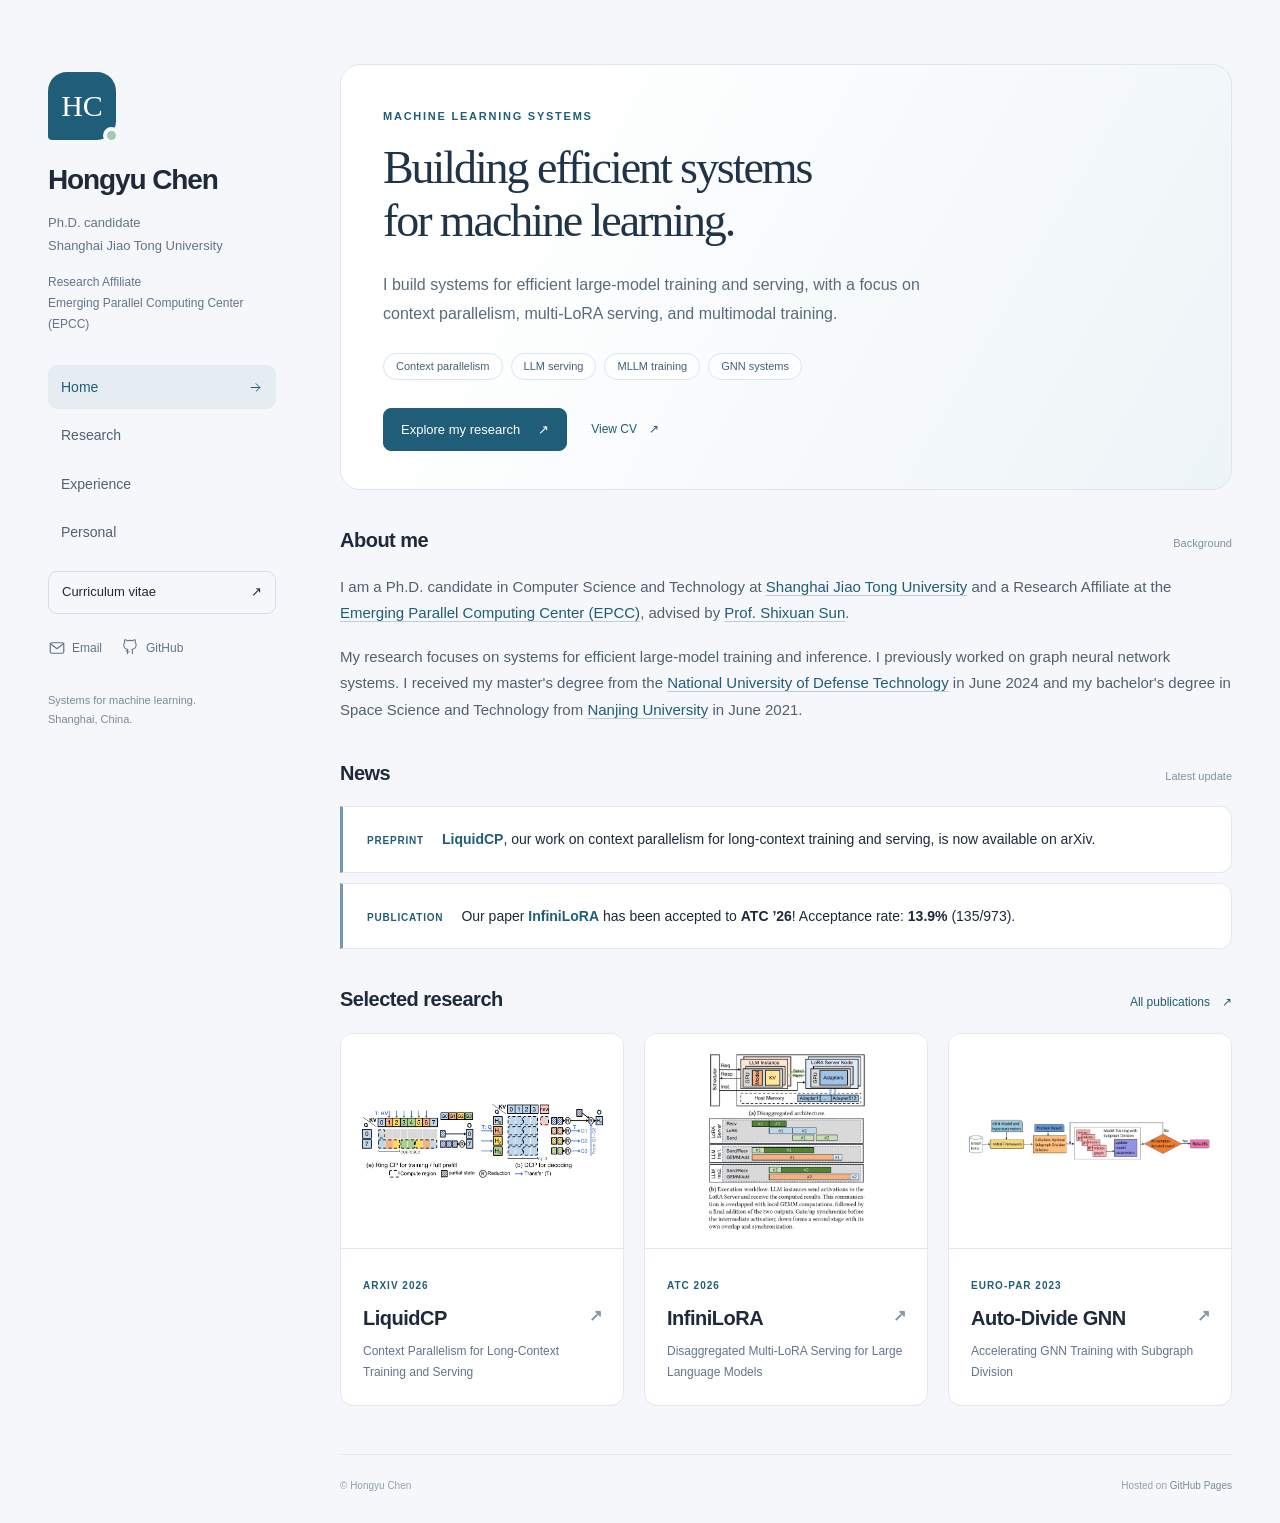
<file: index.html>
<!doctype html>
<html lang="en">
  <head>
    <meta charset="utf-8">
    <meta name="viewport" content="width=device-width, initial-scale=1">
    <meta name="description" content="Hongyu Chen, Ph.D. candidate at Shanghai Jiao Tong University. Research in context parallelism, efficient large-model training, and multi-LoRA serving.">
    <meta name="theme-color" content="#f5f7fa">
    <title>Hongyu Chen | Machine Learning Systems</title>
    <link rel="stylesheet" href="stylesheets/styles.css?v=20261104">
    <script async src="https://www.googletagmanager.com/gtag/js?id=G-GNJD50R0Z7"></script>
    <script>
      window.dataLayer = window.dataLayer || [];
      function gtag(){dataLayer.push(arguments);}
      gtag('js', new Date());
      gtag('config', 'G-GNJD50R0Z7');
    </script>
  </head>
  <body>
    <a class="skip-link" href="#main-content">Skip to content</a>
    <div class="site-shell">
      <aside class="sidebar">
      <a class="identity" href="index.html" aria-label="Hongyu Chen — home">
        <span class="monogram" aria-hidden="true">HC<span></span></span>
        <span class="profile-name">Hongyu Chen</span>
      </a>
      <p class="profile-role">Ph.D. candidate<br><a href="https://www.sjtu.edu.cn/">Shanghai Jiao Tong University</a></p>
      <p class="profile-affiliation">Research Affiliate<br><a href="http://epcc.sjtu.edu.cn/">Emerging Parallel Computing Center (EPCC)</a></p>
      <nav class="site-nav" aria-label="Main navigation"><a href="index.html" aria-current="page">Home<svg viewBox="0 0 24 24" aria-hidden="true"><path d="M5 12h14m-6-6 6 6-6 6"/></svg></a>
<a href="research.html">Research<svg viewBox="0 0 24 24" aria-hidden="true"><path d="M5 12h14m-6-6 6 6-6 6"/></svg></a>
<a href="experience.html">Experience<svg viewBox="0 0 24 24" aria-hidden="true"><path d="M5 12h14m-6-6 6 6-6 6"/></svg></a>
<a href="personal.html">Personal<svg viewBox="0 0 24 24" aria-hidden="true"><path d="M5 12h14m-6-6 6 6-6 6"/></svg></a></nav>
      <a class="cv-link" href="research/CV.pdf">Curriculum vitae <span aria-hidden="true">↗</span></a>
      <div class="social-links">
        <a href="mailto:chenhongyu2048@gmail.com"><svg viewBox="0 0 24 24" aria-hidden="true"><rect x="3" y="5" width="18" height="14" rx="2"/><path d="m3 6 9 7 9-7"/></svg><span>Email</span></a>
        <a href="https://github.com/chenhongyu2048"><svg viewBox="0 0 24 24" aria-hidden="true"><path d="M9 19c-4 1-4-2-5-2m10 5v-4a3.5 3.5 0 0 0-1-2.7c3.3-.4 6.8-1.6 6.8-7.3a5.7 5.7 0 0 0-1.5-4 5.3 5.3 0 0 0-.1-4s-1.3-.4-4.2 1.5a14.4 14.4 0 0 0-7.6 0C3.3-.4 2 .0 2 .0a5.3 5.3 0 0 0-.1 4A5.7 5.7 0 0 0 .4 8c0 5.7 3.5 6.9 6.8 7.3A3.5 3.5 0 0 0 6.2 18v4" transform="translate(2 1) scale(.85)"/></svg><span>GitHub</span></a>
      </div>
      <p class="sidebar-note">Systems for machine learning.<br>Shanghai, China.</p>
    </aside>
      <main id="main-content">
        <section class="hero">
          <p class="eyebrow">Machine learning systems</p>
          <h1>Building efficient systems <br>for machine learning.</h1>
          <p class="hero-description">I build systems for efficient large-model training and serving, with a focus on context parallelism, multi-LoRA serving, and multimodal training.</p>
          <div class="topic-list" aria-label="Research interests"><span>Context parallelism</span><span>LLM serving</span><span>MLLM training</span><span>GNN systems</span></div>
          <div class="hero-links"><a class="button button-primary" href="research.html">Explore my research <span aria-hidden="true">↗</span></a><a class="text-link" href="research/CV.pdf">View CV <span aria-hidden="true">↗</span></a></div>
        </section>
        <section class="content-section about-section" aria-labelledby="about-heading">
          <div class="section-heading"><h2 id="about-heading">About me</h2><span class="section-kicker">Background</span></div>
          <div class="prose">
            <p>I am a Ph.D. candidate in Computer Science and Technology at <a href="https://www.sjtu.edu.cn/">Shanghai Jiao Tong University</a> and a Research Affiliate at the <a href="http://epcc.sjtu.edu.cn/">Emerging Parallel Computing Center (EPCC)</a>, advised by <a href="https://shixuansun.github.io/">Prof. Shixuan Sun</a>.</p>
            <p>My research focuses on systems for efficient large-model training and inference. I previously worked on graph neural network systems. I received my master's degree from the <a href="https://www.nudt.edu.cn/">National University of Defense Technology</a> in June 2024 and my bachelor's degree in Space Science and Technology from <a href="https://www.nju.edu.cn/">Nanjing University</a> in June 2021.</p>
          </div>
        </section>
        <section class="content-section" aria-labelledby="news-heading">
          <div class="section-heading"><h2 id="news-heading">News</h2><span class="section-kicker">Latest update</span></div>
          <div class="news-item"><span class="news-label">Preprint</span><p><a href="research.html#liquidcp"><strong>LiquidCP</strong></a>, our work on context parallelism for long-context training and serving, is now available on arXiv.</p></div>
          <div class="news-item"><span class="news-label">Publication</span><p>Our paper <a href="research.html#infinilora"><strong>InfiniLoRA</strong></a> has been accepted to <strong>ATC &rsquo;26</strong>! Acceptance rate: <strong>13.9%</strong> (135/973).</p></div>
        </section>
        <section class="content-section" aria-labelledby="selected-heading">
          <div class="section-heading"><h2 id="selected-heading">Selected research</h2><a class="text-link" href="research.html">All publications <span aria-hidden="true">↗</span></a></div>
          <div class="selected-grid">
            <a class="research-preview" href="research.html#liquidcp">
              <div class="preview-image"><img src="assets/images/publications/liquidcp-task-model.png" width="980" height="316" alt="LiquidCP's shared task model for context-parallel training and decoding." loading="lazy"></div>
              <div class="preview-copy"><span class="paper-label">arXiv 2026</span><h3>LiquidCP <span aria-hidden="true">↗</span></h3><p>Context Parallelism for Long-Context Training and Serving</p></div>
            </a>
            <a class="research-preview" href="research.html#infinilora">
              <div class="preview-image"><img src="assets/images/publications/infinilora-overview.png" width="944" height="1048" alt="InfiniLoRA's shared LoRA server architecture and pipelined execution." loading="lazy"></div>
              <div class="preview-copy"><span class="paper-label">ATC 2026</span><h3>InfiniLoRA <span aria-hidden="true">↗</span></h3><p>Disaggregated Multi-LoRA Serving for Large Language Models</p></div>
            </a>
            <a class="research-preview" href="research.html#auto-divide-gnn">
              <div class="preview-image"><img src="assets/images/publications/auto-divide-gnn-pipeline.png" width="1404" height="248" alt="Auto-Divide GNN's training pipeline, from automatic profiling to micrograph training." loading="lazy"></div>
              <div class="preview-copy"><span class="paper-label">Euro-Par 2023</span><h3>Auto-Divide GNN <span aria-hidden="true">↗</span></h3><p>Accelerating GNN Training with Subgraph Division</p></div>
            </a>
          </div>
        </section>
        <footer class="site-footer"><span>&copy; Hongyu Chen</span><span>Hosted on <a href="https://pages.github.com/">GitHub Pages</a></span></footer>
      </main>
    </div>
  </body>
</html>
</file>
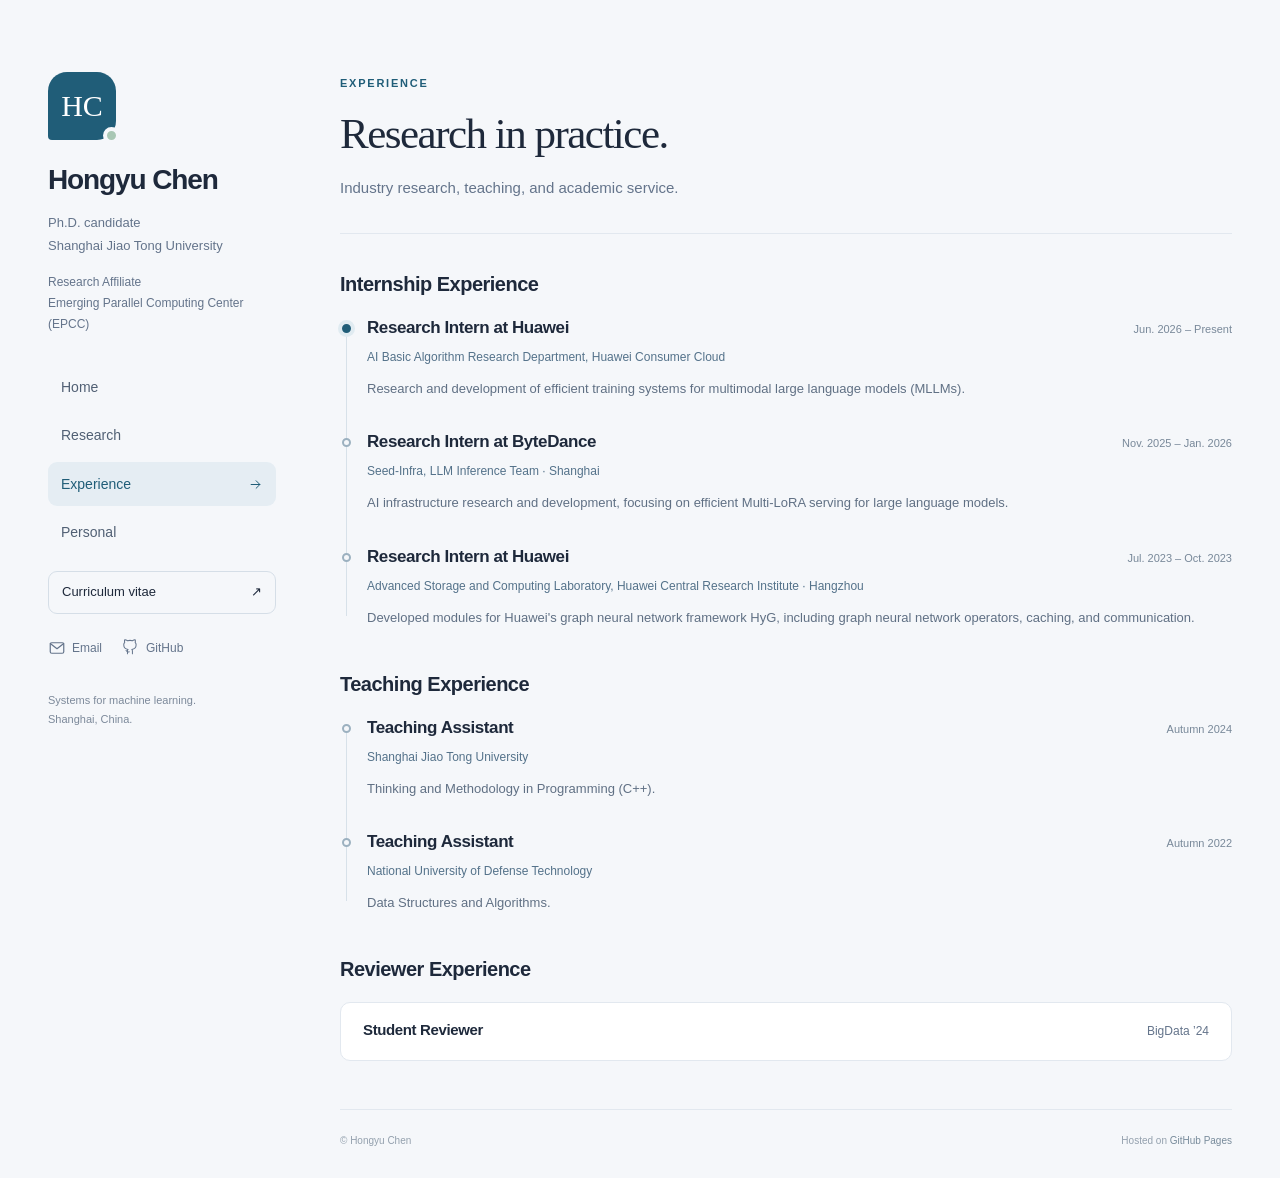
<file: experience.html>
<!doctype html>
<html lang="en">
  <head>
    <meta charset="utf-8">
    <meta name="viewport" content="width=device-width, initial-scale=1">
    <meta name="description" content="Hongyu Chen&#x27;s research internships at Huawei and ByteDance, teaching experience, and academic service.">
    <meta name="theme-color" content="#f5f7fa">
    <title>Experience | Hongyu Chen</title>
    <link rel="stylesheet" href="stylesheets/styles.css?v=20261003">
    <script async src="https://www.googletagmanager.com/gtag/js?id=G-GNJD50R0Z7"></script>
    <script>
      window.dataLayer = window.dataLayer || [];
      function gtag(){dataLayer.push(arguments);}
      gtag('js', new Date());
      gtag('config', 'G-GNJD50R0Z7');
    </script>
  </head>
  <body>
    <a class="skip-link" href="#main-content">Skip to content</a>
    <div class="site-shell">
      <aside class="sidebar">
      <a class="identity" href="index.html" aria-label="Hongyu Chen — home">
        <span class="monogram" aria-hidden="true">HC<span></span></span>
        <span class="profile-name">Hongyu Chen</span>
      </a>
      <p class="profile-role">Ph.D. candidate<br><a href="https://www.sjtu.edu.cn/">Shanghai Jiao Tong University</a></p>
      <p class="profile-affiliation">Research Affiliate<br><a href="http://epcc.sjtu.edu.cn/">Emerging Parallel Computing Center (EPCC)</a></p>
      <nav class="site-nav" aria-label="Main navigation"><a href="index.html">Home<svg viewBox="0 0 24 24" aria-hidden="true"><path d="M5 12h14m-6-6 6 6-6 6"/></svg></a>
<a href="research.html">Research<svg viewBox="0 0 24 24" aria-hidden="true"><path d="M5 12h14m-6-6 6 6-6 6"/></svg></a>
<a href="experience.html" aria-current="page">Experience<svg viewBox="0 0 24 24" aria-hidden="true"><path d="M5 12h14m-6-6 6 6-6 6"/></svg></a>
<a href="personal.html">Personal<svg viewBox="0 0 24 24" aria-hidden="true"><path d="M5 12h14m-6-6 6 6-6 6"/></svg></a></nav>
      <a class="cv-link" href="research/CV.pdf">Curriculum vitae <span aria-hidden="true">↗</span></a>
      <div class="social-links">
        <a href="mailto:chenhongyu2048@gmail.com"><svg viewBox="0 0 24 24" aria-hidden="true"><rect x="3" y="5" width="18" height="14" rx="2"/><path d="m3 6 9 7 9-7"/></svg><span>Email</span></a>
        <a href="https://github.com/chenhongyu2048"><svg viewBox="0 0 24 24" aria-hidden="true"><path d="M9 19c-4 1-4-2-5-2m10 5v-4a3.5 3.5 0 0 0-1-2.7c3.3-.4 6.8-1.6 6.8-7.3a5.7 5.7 0 0 0-1.5-4 5.3 5.3 0 0 0-.1-4s-1.3-.4-4.2 1.5a14.4 14.4 0 0 0-7.6 0C3.3-.4 2 .0 2 .0a5.3 5.3 0 0 0-.1 4A5.7 5.7 0 0 0 .4 8c0 5.7 3.5 6.9 6.8 7.3A3.5 3.5 0 0 0 6.2 18v4" transform="translate(2 1) scale(.85)"/></svg><span>GitHub</span></a>
      </div>
      <p class="sidebar-note">Systems for machine learning.<br>Shanghai, China.</p>
    </aside>
      <main id="main-content">
        <header class="page-heading"><p class="eyebrow">Experience</p><h1>Research in practice.</h1><p>Industry research, teaching, and academic service.</p></header>
        <section class="content-section" aria-labelledby="internship-heading"><div class="section-heading"><h2 id="internship-heading">Internship Experience</h2></div><div class="timeline"><article class="timeline-entry current"><div class="timeline-marker" aria-hidden="true"></div><div class="entry-heading"><h3>Research Intern at Huawei</h3><span class="entry-date">Jun. 2026 &ndash; Present</span></div><p class="entry-affiliation">AI Basic Algorithm Research Department, Huawei Consumer Cloud</p><p>Research and development of efficient training systems for multimodal large language models (MLLMs).</p></article><article class="timeline-entry"><div class="timeline-marker" aria-hidden="true"></div><div class="entry-heading"><h3>Research Intern at ByteDance</h3><span class="entry-date">Nov. 2025 &ndash; Jan. 2026</span></div><p class="entry-affiliation">Seed-Infra, LLM Inference Team &middot; Shanghai</p><p>AI infrastructure research and development, focusing on efficient Multi-LoRA serving for large language models.</p></article><article class="timeline-entry"><div class="timeline-marker" aria-hidden="true"></div><div class="entry-heading"><h3>Research Intern at Huawei</h3><span class="entry-date">Jul. 2023 &ndash; Oct. 2023</span></div><p class="entry-affiliation">Advanced Storage and Computing Laboratory, Huawei Central Research Institute &middot; Hangzhou</p><p>Developed modules for Huawei's graph neural network framework HyG, including graph neural network operators, caching, and communication.</p></article></div></section>
        <section class="content-section" aria-labelledby="teaching-heading"><div class="section-heading"><h2 id="teaching-heading">Teaching Experience</h2></div><div class="timeline"><article class="timeline-entry"><div class="timeline-marker" aria-hidden="true"></div><div class="entry-heading"><h3>Teaching Assistant</h3><span class="entry-date">Autumn 2024</span></div><p class="entry-affiliation">Shanghai Jiao Tong University</p><p>Thinking and Methodology in Programming (C++).</p></article><article class="timeline-entry"><div class="timeline-marker" aria-hidden="true"></div><div class="entry-heading"><h3>Teaching Assistant</h3><span class="entry-date">Autumn 2022</span></div><p class="entry-affiliation">National University of Defense Technology</p><p>Data Structures and Algorithms.</p></article></div></section>
        <section class="content-section" aria-labelledby="service-heading"><div class="section-heading"><h2 id="service-heading">Reviewer Experience</h2></div><div class="service-row"><h3>Student Reviewer</h3><p>BigData &rsquo;24</p></div></section>
        <footer class="site-footer"><span>&copy; Hongyu Chen</span><span>Hosted on <a href="https://pages.github.com/">GitHub Pages</a></span></footer>
      </main>
    </div>
  </body>
</html>
</file>
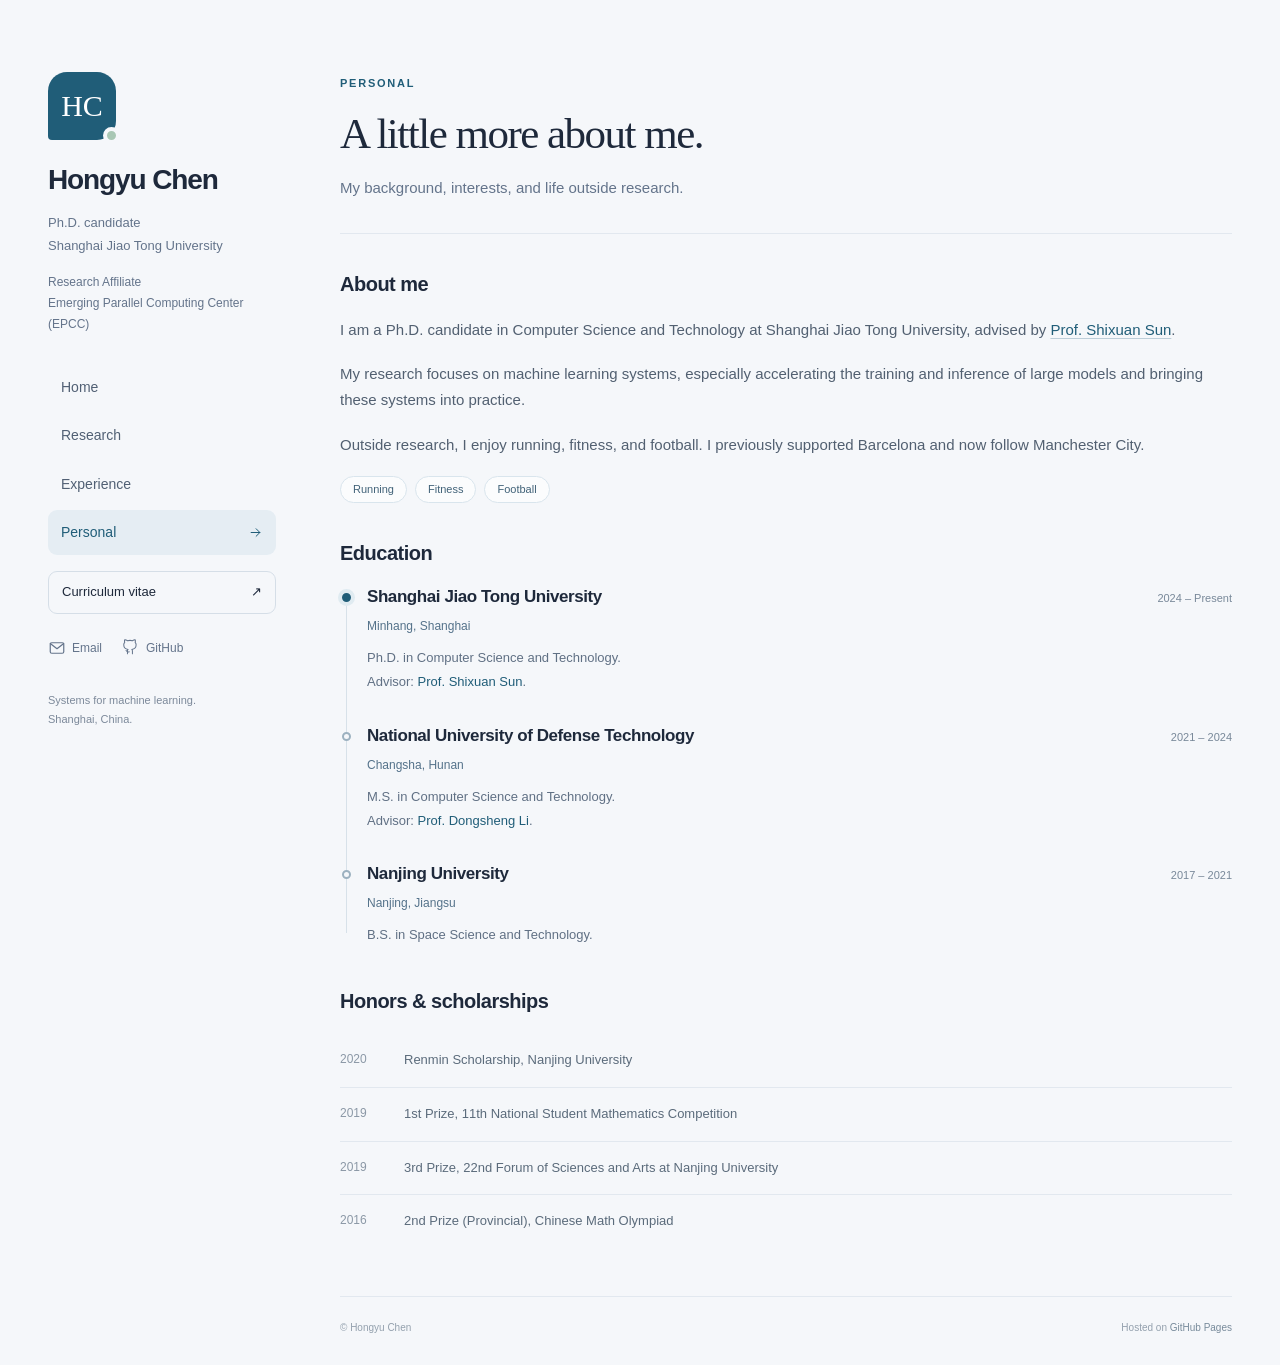
<file: personal.html>
<!doctype html>
<html lang="en">
  <head>
    <meta charset="utf-8">
    <meta name="viewport" content="width=device-width, initial-scale=1">
    <meta name="description" content="Hongyu Chen&#x27;s education, interests, honors, and scholarships.">
    <meta name="theme-color" content="#f5f7fa">
    <title>Personal | Hongyu Chen</title>
    <link rel="stylesheet" href="stylesheets/styles.css?v=20261003">
    <script async src="https://www.googletagmanager.com/gtag/js?id=G-GNJD50R0Z7"></script>
    <script>
      window.dataLayer = window.dataLayer || [];
      function gtag(){dataLayer.push(arguments);}
      gtag('js', new Date());
      gtag('config', 'G-GNJD50R0Z7');
    </script>
  </head>
  <body>
    <a class="skip-link" href="#main-content">Skip to content</a>
    <div class="site-shell">
      <aside class="sidebar">
      <a class="identity" href="index.html" aria-label="Hongyu Chen — home">
        <span class="monogram" aria-hidden="true">HC<span></span></span>
        <span class="profile-name">Hongyu Chen</span>
      </a>
      <p class="profile-role">Ph.D. candidate<br><a href="https://www.sjtu.edu.cn/">Shanghai Jiao Tong University</a></p>
      <p class="profile-affiliation">Research Affiliate<br><a href="http://epcc.sjtu.edu.cn/">Emerging Parallel Computing Center (EPCC)</a></p>
      <nav class="site-nav" aria-label="Main navigation"><a href="index.html">Home<svg viewBox="0 0 24 24" aria-hidden="true"><path d="M5 12h14m-6-6 6 6-6 6"/></svg></a>
<a href="research.html">Research<svg viewBox="0 0 24 24" aria-hidden="true"><path d="M5 12h14m-6-6 6 6-6 6"/></svg></a>
<a href="experience.html">Experience<svg viewBox="0 0 24 24" aria-hidden="true"><path d="M5 12h14m-6-6 6 6-6 6"/></svg></a>
<a href="personal.html" aria-current="page">Personal<svg viewBox="0 0 24 24" aria-hidden="true"><path d="M5 12h14m-6-6 6 6-6 6"/></svg></a></nav>
      <a class="cv-link" href="research/CV.pdf">Curriculum vitae <span aria-hidden="true">↗</span></a>
      <div class="social-links">
        <a href="mailto:chenhongyu2048@gmail.com"><svg viewBox="0 0 24 24" aria-hidden="true"><rect x="3" y="5" width="18" height="14" rx="2"/><path d="m3 6 9 7 9-7"/></svg><span>Email</span></a>
        <a href="https://github.com/chenhongyu2048"><svg viewBox="0 0 24 24" aria-hidden="true"><path d="M9 19c-4 1-4-2-5-2m10 5v-4a3.5 3.5 0 0 0-1-2.7c3.3-.4 6.8-1.6 6.8-7.3a5.7 5.7 0 0 0-1.5-4 5.3 5.3 0 0 0-.1-4s-1.3-.4-4.2 1.5a14.4 14.4 0 0 0-7.6 0C3.3-.4 2 .0 2 .0a5.3 5.3 0 0 0-.1 4A5.7 5.7 0 0 0 .4 8c0 5.7 3.5 6.9 6.8 7.3A3.5 3.5 0 0 0 6.2 18v4" transform="translate(2 1) scale(.85)"/></svg><span>GitHub</span></a>
      </div>
      <p class="sidebar-note">Systems for machine learning.<br>Shanghai, China.</p>
    </aside>
      <main id="main-content">
        <header class="page-heading"><p class="eyebrow">Personal</p><h1>A little more about me.</h1><p>My background, interests, and life outside research.</p></header>
        <section class="content-section" aria-labelledby="personal-about-heading"><div class="section-heading"><h2 id="personal-about-heading">About me</h2></div><div class="prose">
          <p>I am a Ph.D. candidate in Computer Science and Technology at Shanghai Jiao Tong University, advised by <a href="https://shixuansun.github.io/">Prof. Shixuan Sun</a>.</p>
          <p>My research focuses on machine learning systems, especially accelerating the training and inference of large models and bringing these systems into practice.</p>
          <p>Outside research, I enjoy running, fitness, and football. I previously supported Barcelona and now follow Manchester City.</p>
        </div><div class="topic-list personal-topics"><span>Running</span><span>Fitness</span><span>Football</span></div></section>
        <section class="content-section" aria-labelledby="education-heading"><div class="section-heading"><h2 id="education-heading">Education</h2></div><div class="timeline"><article class="timeline-entry current"><div class="timeline-marker" aria-hidden="true"></div><div class="entry-heading"><h3>Shanghai Jiao Tong University</h3><span class="entry-date">2024 &ndash; Present</span></div><p class="entry-affiliation">Minhang, Shanghai</p><p>Ph.D. in Computer Science and Technology.<br>Advisor: <a href="https://shixuansun.github.io/">Prof. Shixuan Sun</a>.</p></article><article class="timeline-entry"><div class="timeline-marker" aria-hidden="true"></div><div class="entry-heading"><h3>National University of Defense Technology</h3><span class="entry-date">2021 &ndash; 2024</span></div><p class="entry-affiliation">Changsha, Hunan</p><p>M.S. in Computer Science and Technology.<br>Advisor: <a href="https://scholar.google.com.hk/citations?hl=zh-CN&amp;user=_WrK108AAAAJ">Prof. Dongsheng Li</a>.</p></article><article class="timeline-entry"><div class="timeline-marker" aria-hidden="true"></div><div class="entry-heading"><h3>Nanjing University</h3><span class="entry-date">2017 &ndash; 2021</span></div><p class="entry-affiliation">Nanjing, Jiangsu</p><p>B.S. in Space Science and Technology.</p></article></div></section>
        <section class="content-section" aria-labelledby="honors-heading"><div class="section-heading"><h2 id="honors-heading">Honors &amp; scholarships</h2></div><ul class="honors-list">
          <li><span class="honor-year">2020</span><span>Renmin Scholarship, Nanjing University</span></li>
          <li><span class="honor-year">2019</span><span>1st Prize, 11th National Student Mathematics Competition</span></li>
          <li><span class="honor-year">2019</span><span>3rd Prize, 22nd Forum of Sciences and Arts at Nanjing University</span></li>
          <li><span class="honor-year">2016</span><span>2nd Prize (Provincial), Chinese Math Olympiad</span></li>
        </ul></section>
        <footer class="site-footer"><span>&copy; Hongyu Chen</span><span>Hosted on <a href="https://pages.github.com/">GitHub Pages</a></span></footer>
      </main>
    </div>
  </body>
</html>
</file>
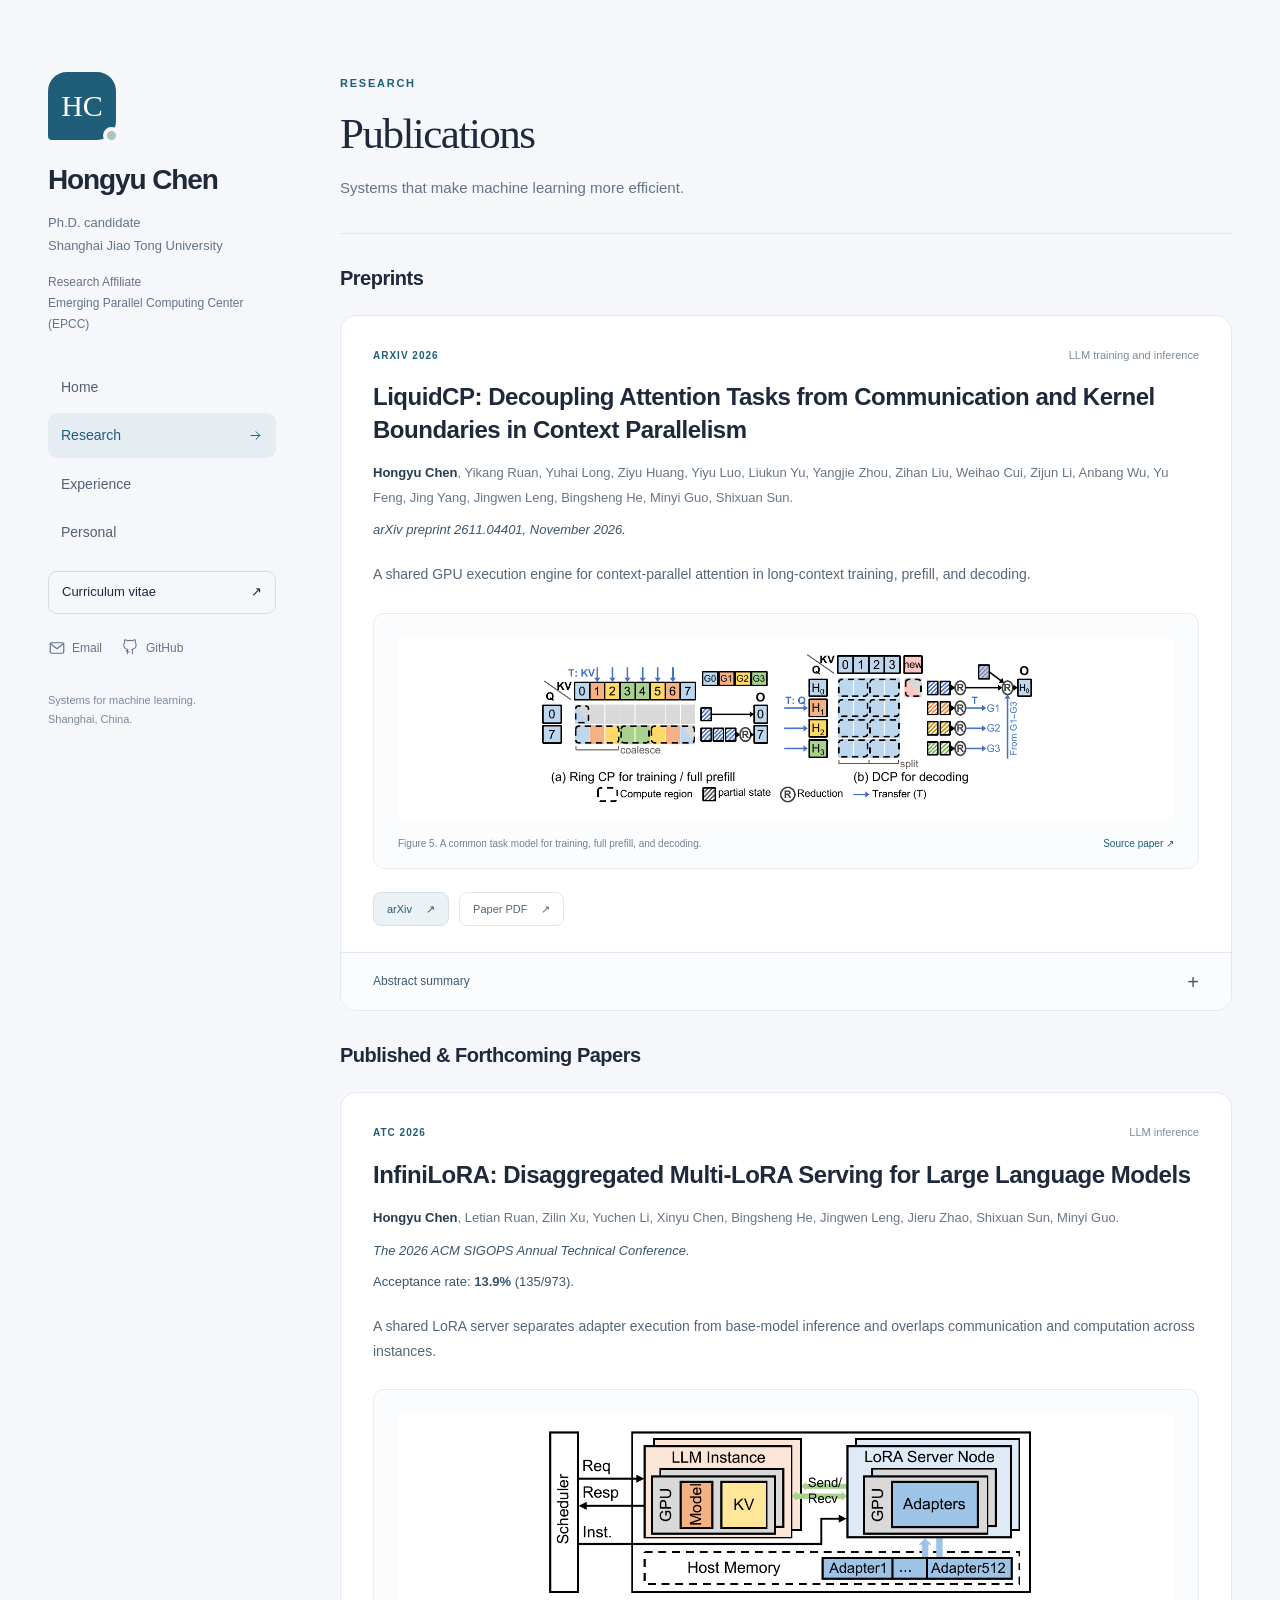
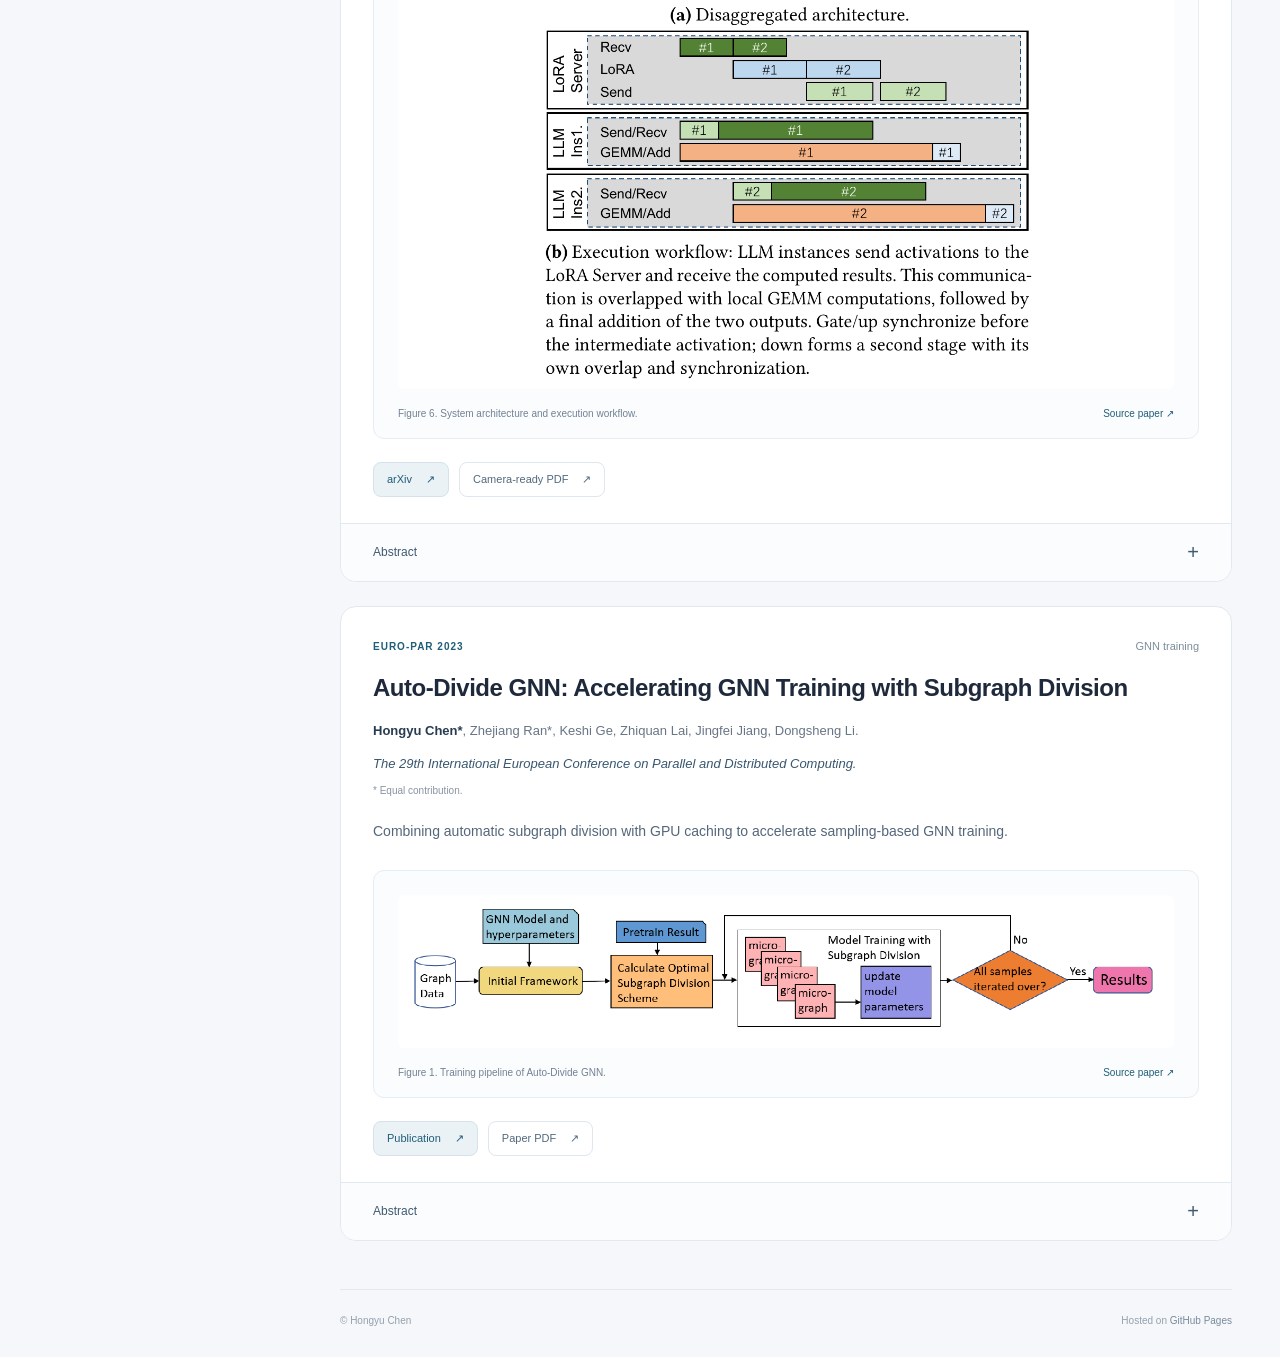
<file: research.html>
<!doctype html>
<html lang="en">
  <head>
    <meta charset="utf-8">
    <meta name="viewport" content="width=device-width, initial-scale=1">
    <meta name="description" content="Research by Hongyu Chen, including LiquidCP (arXiv 2026), InfiniLoRA (ATC 2026), and Auto-Divide GNN (Euro-Par 2023).">
    <meta name="theme-color" content="#f5f7fa">
    <title>Research | Hongyu Chen</title>
    <link rel="stylesheet" href="stylesheets/styles.css?v=20261104">
    <script async src="https://www.googletagmanager.com/gtag/js?id=G-GNJD50R0Z7"></script>
    <script>
      window.dataLayer = window.dataLayer || [];
      function gtag(){dataLayer.push(arguments);}
      gtag('js', new Date());
      gtag('config', 'G-GNJD50R0Z7');
    </script>
  </head>
  <body>
    <a class="skip-link" href="#main-content">Skip to content</a>
    <div class="site-shell">
      <aside class="sidebar">
      <a class="identity" href="index.html" aria-label="Hongyu Chen — home">
        <span class="monogram" aria-hidden="true">HC<span></span></span>
        <span class="profile-name">Hongyu Chen</span>
      </a>
      <p class="profile-role">Ph.D. candidate<br><a href="https://www.sjtu.edu.cn/">Shanghai Jiao Tong University</a></p>
      <p class="profile-affiliation">Research Affiliate<br><a href="http://epcc.sjtu.edu.cn/">Emerging Parallel Computing Center (EPCC)</a></p>
      <nav class="site-nav" aria-label="Main navigation"><a href="index.html">Home<svg viewBox="0 0 24 24" aria-hidden="true"><path d="M5 12h14m-6-6 6 6-6 6"/></svg></a>
<a href="research.html" aria-current="page">Research<svg viewBox="0 0 24 24" aria-hidden="true"><path d="M5 12h14m-6-6 6 6-6 6"/></svg></a>
<a href="experience.html">Experience<svg viewBox="0 0 24 24" aria-hidden="true"><path d="M5 12h14m-6-6 6 6-6 6"/></svg></a>
<a href="personal.html">Personal<svg viewBox="0 0 24 24" aria-hidden="true"><path d="M5 12h14m-6-6 6 6-6 6"/></svg></a></nav>
      <a class="cv-link" href="research/CV.pdf">Curriculum vitae <span aria-hidden="true">↗</span></a>
      <div class="social-links">
        <a href="mailto:chenhongyu2048@gmail.com"><svg viewBox="0 0 24 24" aria-hidden="true"><rect x="3" y="5" width="18" height="14" rx="2"/><path d="m3 6 9 7 9-7"/></svg><span>Email</span></a>
        <a href="https://github.com/chenhongyu2048"><svg viewBox="0 0 24 24" aria-hidden="true"><path d="M9 19c-4 1-4-2-5-2m10 5v-4a3.5 3.5 0 0 0-1-2.7c3.3-.4 6.8-1.6 6.8-7.3a5.7 5.7 0 0 0-1.5-4 5.3 5.3 0 0 0-.1-4s-1.3-.4-4.2 1.5a14.4 14.4 0 0 0-7.6 0C3.3-.4 2 .0 2 .0a5.3 5.3 0 0 0-.1 4A5.7 5.7 0 0 0 .4 8c0 5.7 3.5 6.9 6.8 7.3A3.5 3.5 0 0 0 6.2 18v4" transform="translate(2 1) scale(.85)"/></svg><span>GitHub</span></a>
      </div>
      <p class="sidebar-note">Systems for machine learning.<br>Shanghai, China.</p>
    </aside>
      <main id="main-content">
        <header class="page-heading"><p class="eyebrow">Research</p><h1>Publications</h1><p>Systems that make machine learning more efficient.</p></header>
        <div class="section-heading" id="preprints"><h2>Preprints</h2></div>
        <article class="paper-card" id="liquidcp" aria-labelledby="liquidcp-title">
          <div class="paper-topline"><span class="paper-label">arXiv 2026</span><span class="paper-topic">LLM training and inference</span></div>
          <h2 id="liquidcp-title">LiquidCP: Decoupling Attention Tasks from Communication and Kernel Boundaries in Context Parallelism</h2>
          <p class="paper-authors"><strong>Hongyu Chen</strong>, Yikang Ruan, Yuhai Long, Ziyu Huang, Yiyu Luo, Liukun Yu, Yangjie Zhou, Zihan Liu, Weihao Cui, Zijun Li, Anbang Wu, Yu Feng, Jing Yang, Jingwen Leng, Bingsheng He, Minyi Guo, Shixuan Sun.</p>
          <p class="paper-venue"><i>arXiv preprint 2611.04401, November 2026.</i></p>
          <p class="paper-description">A shared GPU execution engine for context-parallel attention in long-context training, prefill, and decoding.</p>
          <figure class="paper-figure">
            <a class="figure-link" href="assets/images/publications/liquidcp-task-model.png" target="_blank" rel="noopener" aria-label="Open full-size LiquidCP figure in a new tab"><img src="assets/images/publications/liquidcp-task-model.png" width="980" height="316" alt="LiquidCP Figure 5: Transfer, Compute, and Reduction tasks for ring context parallelism and decode context parallelism." loading="lazy"></a>
            <figcaption>Figure 5. A common task model for training, full prefill, and decoding. <a href="https://arxiv.org/pdf/2611.04401v1#page=4">Source paper <span aria-hidden="true">↗</span></a></figcaption>
          </figure>
          <div class="paper-actions"><a class="button button-small" href="https://arxiv.org/abs/2611.04401">arXiv <span aria-hidden="true">↗</span></a><a class="button button-small button-quiet" href="https://arxiv.org/pdf/2611.04401">Paper PDF <span aria-hidden="true">↗</span></a></div>
          <details class="paper-abstract"><summary>Abstract summary <span aria-hidden="true">+</span></summary><div class="abstract-copy"><p>LiquidCP schedules context-parallel attention as tile-level transfer, compute, and reduction tasks. MegaRing balances attention work and token counts and groups ready KV regions for training and full prefill. MegaDCP chooses how to split historical KV for decoding and mixed batches by accounting for both attention and its dependent reductions. Against the fastest baseline for each configuration on eight H100 GPUs, MegaRing speeds up core attention by 1.23&times; in the forward pass and 1.18&times; in the backward pass; MegaDCP reaches 1.20&times; on decode-only batches and 1.35&times; on mixed batches. In vLLM with prefix caching, LiquidCP improves time to first token by 1.22&times; on average.</p></div></details>
        </article>
        <div class="section-heading" id="publications"><h2>Published &amp; Forthcoming Papers</h2></div><article class="paper-card" id="infinilora" aria-labelledby="infinilora-title">
          <div class="paper-topline"><span class="paper-label">ATC 2026</span><span class="paper-topic">LLM inference</span></div>
          <h2 id="infinilora-title">InfiniLoRA: Disaggregated Multi-LoRA Serving for Large Language Models</h2>
          <p class="paper-authors"><strong>Hongyu Chen</strong>, Letian Ruan, Zilin Xu, Yuchen Li, Xinyu Chen, Bingsheng He, Jingwen Leng, Jieru Zhao, Shixuan Sun, Minyi Guo.</p>
          <p class="paper-venue"><i>The 2026 ACM SIGOPS Annual Technical Conference.</i></p>
          <p class="paper-venue">Acceptance rate: <strong>13.9%</strong> (135/973).</p>

          <p class="paper-description">A shared LoRA server separates adapter execution from base-model inference and overlaps communication and computation across instances.</p>
          <figure class="paper-figure">
            <a class="figure-link" href="assets/images/publications/infinilora-overview.png" target="_blank" rel="noopener" aria-label="Open full-size InfiniLoRA figure in a new tab"><img src="assets/images/publications/infinilora-overview.png" width="944" height="1048" alt="InfiniLoRA Figure 6: base-model instances share a dedicated LoRA server and overlap communication with model computation." loading="lazy"></a>
            <figcaption>Figure 6. System architecture and execution workflow. <a href="https://arxiv.org/pdf/2604.07173v2#page=5">Source paper <span aria-hidden="true">↗</span></a></figcaption>
          </figure>
          <div class="paper-actions"><a class="button button-small" href="https://arxiv.org/abs/2604.07173">arXiv <span aria-hidden="true">↗</span></a><a class="button button-small button-quiet" href="https://arxiv.org/pdf/2604.07173v2">Camera-ready PDF <span aria-hidden="true">↗</span></a></div>
          <details class="paper-abstract"><summary>Abstract <span aria-hidden="true">+</span></summary><div class="abstract-copy"><p>LoRA enables efficient customization of LLMs and is widely used in multi-tenant and multi-task serving. However, emerging model architectures such as MoE significantly increase LoRA memory cost, making existing coupled LoRA serving designs poorly scalable and prone to tail-latency inflation. We present InfiniLoRA, a disaggregated LoRA serving system that decouples LoRA execution from base-model inference. InfiniLoRA introduces a shared LoRA Server with parallelism-aware execution, SLO-driven provisioning, and critical-path optimizations, including GPU-initiated communication and hardware-specialized LoRA kernels. Experiments show that InfiniLoRA can achieve an average 3.05&times; increase in serviceable request rate under strict latency SLOs, and improve the percentage of LoRA adapters satisfying the SLO requirement by 54.0%.</p></div></details>
        </article><article class="paper-card" id="auto-divide-gnn" aria-labelledby="auto-divide-gnn-title">
          <div class="paper-topline"><span class="paper-label">Euro-Par 2023</span><span class="paper-topic">GNN training</span></div>
          <h2 id="auto-divide-gnn-title">Auto-Divide GNN: Accelerating GNN Training with Subgraph Division</h2>
          <p class="paper-authors"><strong>Hongyu Chen*</strong>, Zhejiang Ran*, Keshi Ge, Zhiquan Lai, Jingfei Jiang, Dongsheng Li.</p>
          <p class="paper-venue"><i>The 29th International European Conference on Parallel and Distributed Computing.</i></p>
          <p class="author-note">* Equal contribution.</p>
          <p class="paper-description">Combining automatic subgraph division with GPU caching to accelerate sampling-based GNN training.</p>
          <figure class="paper-figure">
            <a class="figure-link" href="assets/images/publications/auto-divide-gnn-pipeline.png" target="_blank" rel="noopener" aria-label="Open full-size auto-divide-gnn figure in a new tab"><img src="assets/images/publications/auto-divide-gnn-pipeline.png" width="1404" height="248" alt="Auto-Divide GNN Figure 1: automatic profiling chooses a subgraph division scheme, then trains the model using micrographs." loading="lazy"></a>
            <figcaption>Figure 1. Training pipeline of Auto-Divide GNN. <a href="https://ndownloader.figshare.com/files/41968170#page=6">Source paper <span aria-hidden="true">↗</span></a></figcaption>
          </figure>
          <div class="paper-actions"><a class="button button-small" href="https://doi.org/10.1007/978-3-031-39698-4_25">Publication <span aria-hidden="true">↗</span></a><a class="button button-small button-quiet" href="https://ndownloader.figshare.com/files/41968170">Paper PDF <span aria-hidden="true">↗</span></a></div>
          <details class="paper-abstract"><summary>Abstract <span aria-hidden="true">+</span></summary><div class="abstract-copy"><p>Graph Neural Networks (GNNs) have gained considerable attention in recent years for their exceptional performance on graph-structured data. Sampling-based GNN training is the most common method used for training GNNs on large-scale graphs, and it is often accelerated by caching feature data on the GPU. However, the emergence of more complex models and datasets with higher feature dimension requires more GPU memory for training, which limits the acceleration performance of GPU caching and can even result in out-of-memory errors. To release more GPU memory for the cache in a transparent way, we propose a subgraph division method, which trains several smaller micrographs instead of an entire subgraph at each training iteration. However, it is non-trivial to combine subgraph division with GPU caching due to the redundancy between micrographs. To tackle this challenge, we introduce an auto-profile method that searches for the best-performing subgraph division scheme based on training perception and probability analysis. Additionally, we develop an estimation-based caching strategy to lift the caching hitting rate against the diverse graph structures. These ideas are integrated to Auto-Divide GNN, a framework for accelerating sampling-based GNN training. The multi-GPU evaluations on three representative GNN models and five large graphs demonstrate that Auto-Divide GNN achieves significant speedups of up to 5.61&times; and 3.13&times; over two state-of-the-art GNN frameworks, DGL and PaGraph, respectively.</p></div></details>
        </article>
        <footer class="site-footer"><span>&copy; Hongyu Chen</span><span>Hosted on <a href="https://pages.github.com/">GitHub Pages</a></span></footer>
      </main>
    </div>
  </body>
</html>
</file>
<file: stylesheets/styles.css>
:root {
  --ink: #1e293b;
  --muted: #64748b;
  --accent: #205d78;
  --accent-dark: #16465b;
  --line: #e2e8ef;
  --paper: #fff;
  --background: #f5f7fa;
  --tint: #eaf2f6;
}

* { box-sizing: border-box; }
html { scroll-behavior: smooth; scroll-padding-top: 32px; }
body {
  margin: 0;
  color: var(--ink);
  background: var(--background);
  font: 15px/1.75 -apple-system, BlinkMacSystemFont, "Segoe UI", sans-serif;
  -webkit-font-smoothing: antialiased;
}
::selection { background: #d6e8ef; }
a { color: var(--accent); text-decoration: none; }
a:hover { color: var(--accent-dark); }
button, summary, a { -webkit-tap-highlight-color: transparent; }
a:focus-visible, summary:focus-visible {
  outline: 3px solid #6b9eb5;
  outline-offset: 5px;
  border-radius: 4px;
}
img { display: block; max-width: 100%; height: auto; }
h1, h2, h3, p, figure { margin: 0; }
h1, h2, h3 { line-height: 1.25; font-weight: 600; letter-spacing: -.025em; }
h2 { font-size: 22px; }
h3 { font-size: 18px; }
p + p { margin-top: 18px; }
strong { font-weight: 600; }
svg { width: 18px; height: 18px; fill: none; stroke: currentColor; stroke-width: 1.6; stroke-linecap: round; stroke-linejoin: round; }
.skip-link { position: fixed; top: 10px; left: 10px; z-index: 5; transform: translateY(-150%); padding: 8px 16px; background: #fff; border: 1px solid var(--accent); }
.skip-link:focus { transform: translateY(0); }
.site-shell { width: min(1200px, calc(100% - 96px)); margin: 0 auto; padding: 64px 0 24px; display: grid; grid-template-columns: 228px minmax(0, 1fr); gap: 64px; align-items: start; }
.sidebar { position: sticky; top: 40px; padding-top: 8px; }
.identity { display: flex; flex-direction: column; align-items: flex-start; color: var(--ink); }
.monogram { position: relative; display: grid; place-items: center; width: 68px; height: 68px; margin-bottom: 22px; background: var(--accent); color: #fff; font: 30px/1 Georgia, serif; border-radius: 19px 19px 19px 4px; }
.monogram span { position: absolute; right: -4px; bottom: -4px; width: 17px; height: 17px; border: 4px solid var(--background); background: #a8c7b4; border-radius: 50%; }
.profile-name { font-size: 28px; line-height: 1.25; font-weight: 650; letter-spacing: -.04em; }
.profile-role { margin-top: 14px; color: var(--muted); font-size: 13px; line-height: 1.8; }
.profile-affiliation { margin-top: 14px; font-size: 12px; line-height: 1.75; color: var(--muted); }
.profile-role a, .profile-affiliation a { color: inherit; }
.profile-role a:hover, .profile-affiliation a:hover { color: var(--accent); }
.site-nav { margin: 30px 0 16px; display: grid; gap: 4px; }
.site-nav a { display: flex; align-items: center; justify-content: space-between; padding: 10px 13px; border-radius: 9px; color: #516074; font-size: 14px; font-weight: 500; transition: background .18s, color .18s; }
.site-nav svg { width: 15px; height: 15px; opacity: 0; }
.site-nav a:hover { background: #edf1f6; color: var(--ink); }
.site-nav a[aria-current="page"] { color: var(--accent); background: #e5edf3; }
.site-nav a[aria-current="page"] svg, .site-nav a:hover svg { opacity: 1; }
.cv-link { display: flex; justify-content: space-between; align-items: center; border: 1px solid #d5dee7; border-radius: 9px; padding: 9px 13px; font-size: 13px; color: var(--ink); }
.cv-link:hover { border-color: var(--accent); }
.social-links { display: flex; gap: 20px; margin-top: 24px; }
.social-links a { display: inline-flex; align-items: center; gap: 6px; font-size: 12px; color: var(--muted); }
.social-links a:hover { color: var(--accent); }
.sidebar-note { margin-top: 32px; font-size: 11px; line-height: 1.8; color: #7c899a; }
main { min-width: 0; }
.hero { padding: 42px 42px 38px; border: 1px solid #dde6ed; border-radius: 20px; background: linear-gradient(120deg, #fff 20%, #edf4f7); }
.eyebrow { margin-bottom: 16px; color: var(--accent); font-size: 11px; letter-spacing: .16em; text-transform: uppercase; font-weight: 600; }
.hero h1 { font: 46px/1.15 Georgia, "Times New Roman", serif; letter-spacing: -.045em; max-width: 680px; color: #203449; }
.hero-description { color: #586b7c; max-width: 550px; font-size: 16px; line-height: 1.8; margin-top: 23px; }
.topic-list { display: flex; flex-wrap: wrap; gap: 8px; margin-top: 24px; }
.topic-list span { padding: 3px 12px; border-radius: 20px; border: 1px solid #d9e5ed; background: #ffffffa6; font-size: 11px; color: #416278; }
.hero-links { display: flex; flex-wrap: wrap; align-items: center; gap: 24px; margin-top: 28px; }
.button { display: inline-flex; align-items: center; justify-content: center; gap: 18px; padding: 11px 17px; border-radius: 8px; font-size: 13px; font-weight: 500; line-height: 1.5; border: 1px solid #d5e2eb; background: var(--tint); color: var(--accent); transition: background .18s, border-color .18s; }
.button:hover { background: #dbeaf1; border-color: #9fbccc; }
.button-primary { background: var(--accent); color: #fff; border-color: var(--accent); }
.button-primary:hover { background: var(--accent-dark); color: #fff; border-color: var(--accent-dark); }
.text-link { display: inline-flex; align-items: center; gap: 12px; font-size: 12px; font-weight: 500; white-space: nowrap; }
.content-section { margin-top: 38px; }
.section-heading { display: flex; align-items: baseline; justify-content: space-between; gap: 18px; margin-bottom: 20px; }
.section-heading h2 { font-size: 20px; }
.section-kicker { color: #8090a0; font-size: 11px; }
.prose { color: #526071; }
.prose a { text-decoration: underline; text-decoration-color: #bdced9; text-underline-offset: 3px; }
.news-item { display: flex; align-items: baseline; gap: 18px; padding: 20px 24px; background: #fff; border: 1px solid var(--line); border-left: 3px solid #7399b0; border-radius: 0 12px 12px 0; }
.news-item p { font-size: 14px; }
.news-item + .news-item { margin-top: 10px; }
.news-label { color: var(--accent); text-transform: uppercase; font-size: 10px; font-weight: 600; letter-spacing: .08em; }
.selected-grid { display: grid; grid-template-columns: repeat(3, minmax(0, 1fr)); gap: 20px; }
.research-preview { display: flex; flex-direction: column; background: #fff; border: 1px solid var(--line); border-radius: 13px; overflow: hidden; transition: box-shadow .18s, border-color .18s; }
.research-preview:hover { border-color: #aac2d0; box-shadow: 0 8px 24px #233d5110; }
.preview-image { background: #fff; height: 215px; padding: 18px; display: flex; align-items: center; justify-content: center; border-bottom: 1px solid var(--line); }
.preview-image img { width: auto; max-height: 100%; object-fit: contain; }
.preview-copy { padding: 22px; }
.paper-label { color: var(--accent); font-size: 10px; font-weight: 650; letter-spacing: .1em; text-transform: uppercase; }
.preview-copy h3 { display: flex; justify-content: space-between; margin-top: 9px; color: var(--ink); font-size: 20px; }
.preview-copy h3 span { font-size: 16px; color: #8298a8; }
.preview-copy p { margin-top: 10px; color: var(--muted); font-size: 12px; line-height: 1.75; }
.page-heading { padding: 10px 0 32px; margin-bottom: 14px; border-bottom: 1px solid var(--line); }
.page-heading h1 { font: 43px/1.15 Georgia, "Times New Roman", serif; letter-spacing: -.035em; }
.page-heading > p:last-child { margin-top: 16px; color: var(--muted); font-size: 15px; }
.page-heading + .section-heading, .paper-card + .section-heading { margin-top: 32px; }
.paper-card { padding: 30px 32px 0; background: #fff; border: 1px solid var(--line); border-radius: 16px; margin-top: 24px; overflow: hidden; scroll-margin-top: 30px; }
.paper-card:target { border-color: #97b3c4; }
.paper-topline { display: flex; justify-content: space-between; align-items: center; gap: 16px; margin-bottom: 16px; }
.paper-topic { color: #7c8d9a; font-size: 11px; }
.paper-card h2 { font-size: 24px; line-height: 1.35; letter-spacing: -.02em; }
.paper-authors { margin-top: 15px; color: #687585; font-size: 13px; line-height: 1.9; }
.paper-authors strong { color: #273c51; }
.paper-venue { margin-top: 9px; color: #38566e; font-size: 13px; }
.author-note { color: #8993a0; font-size: 10px; margin-top: 6px; }
.paper-description { margin-top: 20px; color: #54677a; font-size: 14px; }
.paper-figure { margin: 26px 0 23px; padding: 24px 24px 16px; background: #fbfcfd; border: 1px solid #e7edf2; border-radius: 11px; }
.figure-link { display: flex; justify-content: center; background: #fff; padding: 10px; border-radius: 6px; }
.figure-link img { max-width: 500px; width: 100%; }
#auto-divide-gnn .figure-link img { max-width: 100%; }
.paper-figure figcaption { display: flex; flex-wrap: wrap; justify-content: space-between; gap: 4px 16px; font-size: 10px; color: #718294; margin-top: 16px; line-height: 1.7; }
.paper-actions { display: flex; flex-wrap: wrap; gap: 10px; margin: 22px 0 26px; }
.button-small { padding: 8px 13px; font-size: 11px; gap: 14px; }
.button-quiet { background: #fff; border-color: #dfe6ec; color: #52697c; }
.paper-abstract { margin: 0 -32px; border-top: 1px solid var(--line); }
.paper-abstract summary { display: flex; align-items: center; justify-content: space-between; list-style: none; cursor: pointer; padding: 18px 32px; color: #405a70; font-size: 12px; font-weight: 500; background: #fafcfd; }
.paper-abstract summary::-webkit-details-marker { display: none; }
.paper-abstract summary:hover { background: #f0f5f8; }
.paper-abstract summary span { font-size: 20px; font-weight: 400; line-height: 1; }
.paper-abstract[open] summary span { transform: rotate(45deg); }
.abstract-copy { padding: 0 32px 28px; background: #fafcfd; }
.abstract-copy p { font-size: 13px; line-height: 1.9; color: #596b7d; }
.timeline { position: relative; padding-left: 27px; }
.timeline::before { content: ""; position: absolute; top: 10px; bottom: 18px; left: 6px; width: 1px; background: #d7e1e9; }
.timeline-entry { position: relative; padding: 0 0 30px; }
.timeline-entry:last-child { padding-bottom: 4px; }
.timeline-marker { position: absolute; left: -25px; top: 7px; width: 9px; height: 9px; border: 2px solid #9cb1c0; background: var(--background); border-radius: 50%; }
.timeline-entry.current .timeline-marker { background: var(--accent); border-color: var(--accent); box-shadow: 0 0 0 4px #e0ebf1; }
.entry-heading { display: flex; align-items: baseline; justify-content: space-between; gap: 12px; }
.entry-heading h3 { font-size: 17px; }
.entry-date { font-size: 11px; color: #788899; white-space: nowrap; }
.entry-affiliation { font-size: 12px; color: #54728a; margin-top: 8px; }
.timeline-entry > p:last-child { margin-top: 9px; font-size: 13px; color: #607084; line-height: 1.85; }
.service-row { display: flex; justify-content: space-between; align-items: baseline; gap: 16px; padding: 18px 22px; background: #fff; border: 1px solid var(--line); border-radius: 10px; }
.service-row h3 { font-size: 15px; }
.service-row p { font-size: 12px; color: var(--muted); }
.personal-topics { margin-top: 18px; }
.honors-list { list-style: none; margin: 0; padding: 0; }
.honors-list li { display: flex; gap: 26px; padding: 15px 0; border-bottom: 1px solid var(--line); color: #5b6b7b; font-size: 13px; }
.honors-list li:last-child { border-bottom: 0; }
.honor-year { color: #8b98a6; font-size: 12px; flex: 0 0 38px; }
.site-footer { margin-top: 48px; padding: 22px 0 4px; border-top: 1px solid var(--line); display: flex; justify-content: space-between; gap: 16px; font-size: 10px; color: #93a0ad; }
.site-footer a { color: #788b9b; }

@media (min-width: 1500px) { .site-shell { padding-top: 80px; } }
@media (max-width: 1100px) {
  .selected-grid { grid-template-columns: repeat(2, minmax(0, 1fr)); }
  .site-shell { width: calc(100% - 64px); grid-template-columns: 200px minmax(0, 1fr); gap: 36px; padding-top: 44px; }
  .hero { padding: 32px; }
  .hero h1 { font-size: 40px; }
  .paper-card { padding: 26px 26px 0; }
  .paper-abstract { margin: 0 -26px; }
  .paper-abstract summary { padding-left: 26px; padding-right: 26px; }
  .abstract-copy { padding-left: 26px; padding-right: 26px; }
  .entry-heading { flex-direction: column; gap: 5px; }
  .preview-image { height: 190px; }
}
@media (max-width: 760px) {
  html { scroll-padding-top: 20px; }
  .site-shell { width: calc(100% - 40px); padding-top: 26px; display: block; }
  .sidebar { position: static; padding: 0 0 25px; margin-bottom: 24px; border-bottom: 1px solid var(--line); }
  .identity { flex-direction: row; align-items: center; gap: 14px; }
  .monogram { width: 45px; height: 45px; margin: 0; border-radius: 12px 12px 12px 3px; font-size: 23px; }
  .monogram span { width: 13px; height: 13px; border-width: 3px; }
  .profile-name { font-size: 25px; }
  .profile-role { margin-top: 12px; font-size: 12px; }
  .profile-role br { display: none; }
  .profile-role a::before { content: " · "; }
  .profile-affiliation { margin-top: 5px; font-size: 11px; }
  .profile-affiliation br { display: none; }
  .profile-affiliation a::before { content: " · "; }
  .site-nav { display: flex; flex-wrap: wrap; gap: 3px; margin: 17px 0 0; }
  .site-nav a { padding: 8px 12px; font-size: 12px; }
  .site-nav svg { display: none; }
  .cv-link { display: inline-flex; gap: 16px; margin-top: 14px; padding: 6px 11px; font-size: 11px; }
  .social-links { display: inline-flex; margin: 0 0 0 16px; gap: 13px; vertical-align: middle; }
  .sidebar-note { display: none; }
  .hero { padding: 30px 26px; border-radius: 14px; }
  .hero h1 { font-size: 39px; }
  .hero-description { font-size: 14px; }
  .content-section { margin-top: 30px; }
  .section-heading h2 { font-size: 18px; }
  .prose { font-size: 14px; }
  .page-heading h1 { font-size: 36px; }
  .paper-card h2 { font-size: 22px; }
  .entry-heading { flex-direction: row; }
  .preview-image { height: 210px; }
}
@media (max-width: 480px) {
  .site-shell { width: calc(100% - 32px); padding-top: 20px; }
  .hero { padding: 26px 22px; }
  .hero h1 { font-size: 34px; }
  .hero h1 br { display: none; }
  .eyebrow { font-size: 10px; margin-bottom: 13px; }
  .hero-links { gap: 18px; }
  .button { font-size: 12px; padding: 10px 14px; }
  .topic-list { gap: 6px; }
  .topic-list span { font-size: 10px; padding: 3px 9px; }
  .section-heading { gap: 12px; }
  .section-kicker { display: none; }
  .news-item { flex-direction: column; gap: 6px; padding: 18px; }
  .selected-grid { grid-template-columns: 1fr; gap: 16px; }
  .preview-image { height: 230px; }
  .page-heading h1 { font-size: 32px; }
  .page-heading > p:last-child { font-size: 13px; }
  .paper-card { padding: 21px 19px 0; border-radius: 12px; }
  .paper-card h2 { font-size: 20px; }
  .paper-authors { font-size: 12px; }
  .paper-venue { font-size: 12px; }
  .paper-description { font-size: 13px; }
  .paper-figure { padding: 10px 10px 12px; }
  .figure-link { padding: 5px; }
  .paper-abstract { margin: 0 -19px; }
  .paper-abstract summary { padding: 16px 19px; }
  .abstract-copy { padding: 0 19px 23px; }
  .abstract-copy p { font-size: 12px; }
  .button-small { padding: 8px 12px; font-size: 11px; }
  .entry-heading { flex-direction: column; gap: 5px; }
  .entry-heading h3 { font-size: 16px; }
  .honors-list li { gap: 18px; font-size: 12px; }
}
@media (prefers-reduced-motion: reduce) { html { scroll-behavior: auto; } * { transition: none !important; } }
@media print {
  body { background: white; color: black; font-size: 11pt; }
  .site-shell { width: 100%; display: block; padding: 0; }
  .sidebar, .skip-link, .site-footer, .hero-links, .paper-actions { display: none; }
  .paper-card { break-inside: avoid; border: 1px solid #ddd; }
  .paper-figure { background: white; }
  .hero { background: white; }
  .figure-link img { max-width: 360px; }
}
</file>
